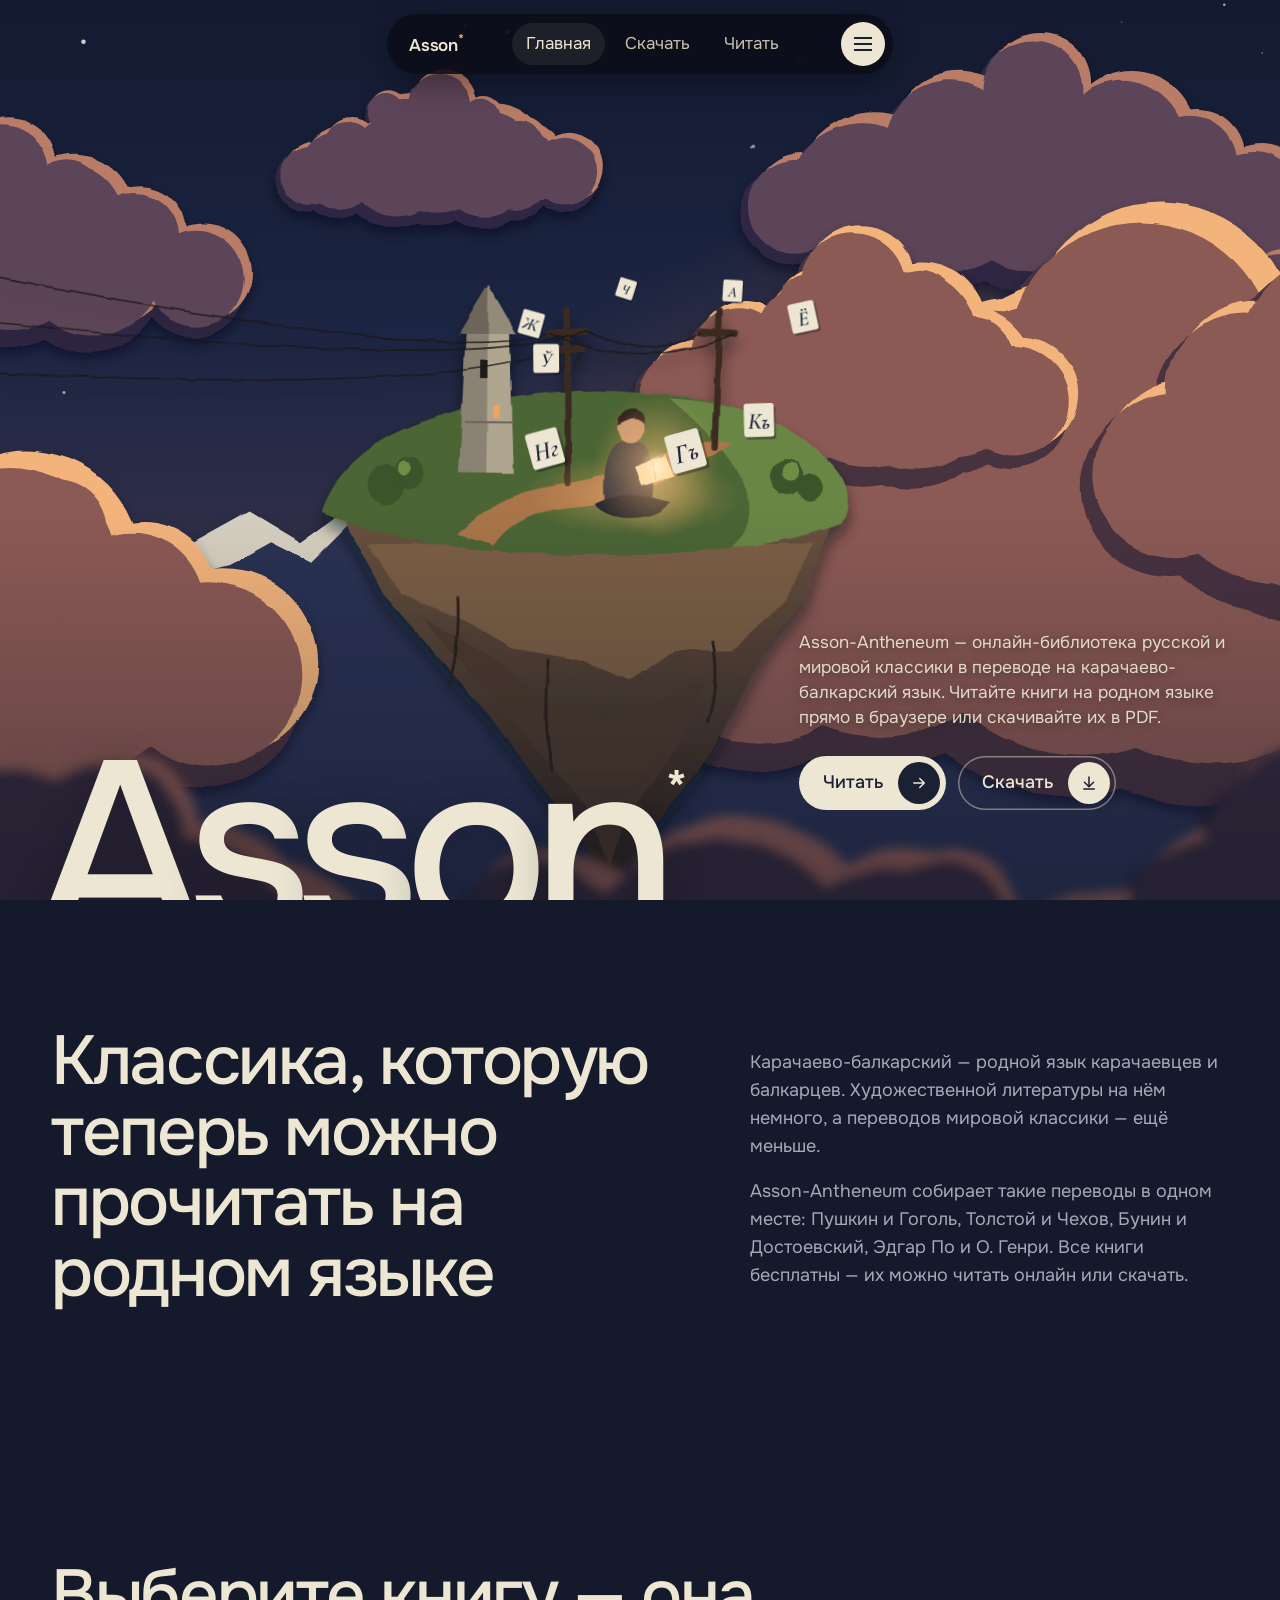
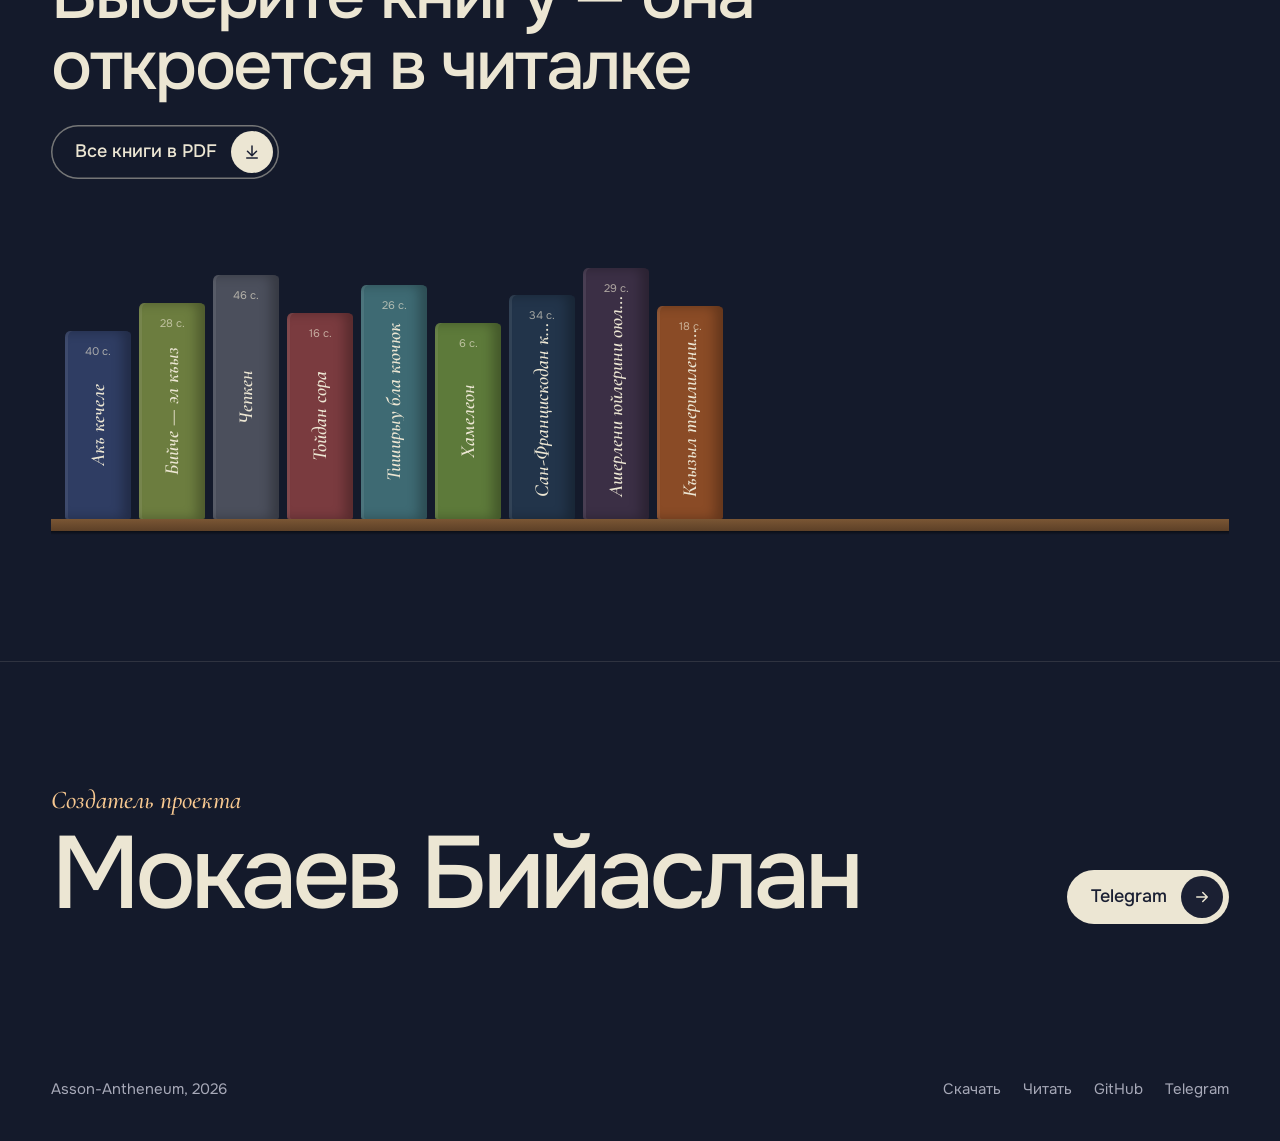
<file: index.html>
<!doctype html>
<html lang="ru">
<head>
  <meta charset="utf-8">
  <meta name="viewport" content="width=device-width, initial-scale=1">
  <title>Asson-Antheneum — библиотека переводов на карачаево-балкарский</title>
  <meta name="description" content="Онлайн-библиотека русской и мировой классики в переводе на карачаево-балкарский язык. Читайте онлайн или скачивайте PDF.">
  <meta name="theme-color" content="#141a2b">
  <link rel="icon" href="data:image/svg+xml,%3Csvg xmlns='http://www.w3.org/2000/svg' viewBox='0 0 32 32'%3E%3Crect width='32' height='32' rx='16' fill='%23141a2b'/%3E%3Ctext x='16' y='23' font-size='20' text-anchor='middle' fill='%23f0a35e' font-family='Georgia'%3E*%3C/text%3E%3C/svg%3E">
  <link rel="preconnect" href="https://fonts.googleapis.com">
  <link rel="preconnect" href="https://fonts.gstatic.com" crossorigin>
  <link href="https://fonts.googleapis.com/css2?family=Cormorant+Garamond:ital,wght@1,500;1,600&family=Onest:wght@400;500;600&display=swap" rel="stylesheet">
  <link rel="stylesheet" href="assets/css/style.css">
</head>
<body>
  <header class="topbar">
    <a class="topbar__brand" href="index.html">Asson<sup>*</sup></a>
    <nav class="topbar__links" aria-label="Разделы">
      <a href="index.html" aria-current="page">Главная</a>
      <a href="library.html">Скачать</a>
      <a href="read.html">Читать</a>
    </nav>
    <button class="burger" type="button" aria-expanded="false" aria-controls="menu" aria-label="Открыть меню"><span></span></button>
  </header>

  <div class="menu" id="menu">
    <nav aria-label="Меню">
      <a href="index.html">Главная <small>о проекте</small></a>
      <a href="library.html">Скачать <small>PDF всех книг</small></a>
      <a href="read.html">Читать <small>онлайн-книжка</small></a>
      <a href="https://t.me/mkvvprojects" target="_blank" rel="noopener">Telegram <small>канал создателя</small></a>
    </nav>
    <p class="menu__foot">Asson-Antheneum — библиотека переводов на карачаево-балкарский язык</p>
  </div>

  <main>
    <!-- ───────── HERO: бумажный остров ───────── -->
    <section class="hero" aria-label="Asson-Antheneum">
      <div class="scene" id="scene" aria-hidden="true">
        <svg width="0" height="0" style="position:absolute"><defs>
          <linearGradient id="sky" x1="0" y1="0" x2="0" y2="1">
            <stop offset="0" stop-color="#0d1222"/>
            <stop offset=".42" stop-color="#1c2543"/>
            <stop offset=".72" stop-color="#46394f"/>
            <stop offset="1" stop-color="#a8653f"/>
          </linearGradient>
          <radialGradient id="sun" cx="0.8" cy="0.78" r="0.5">
            <stop offset="0" stop-color="#ffb46a" stop-opacity=".95"/>
            <stop offset=".45" stop-color="#e2834a" stop-opacity=".4"/>
            <stop offset="1" stop-color="#e2834a" stop-opacity="0"/>
          </radialGradient>
          <radialGradient id="bookglow" cx=".5" cy=".5" r=".5">
            <stop offset="0" stop-color="#fff1cf" stop-opacity=".95"/>
            <stop offset=".25" stop-color="#ffc77d" stop-opacity=".55"/>
            <stop offset="1" stop-color="#f0a35e" stop-opacity="0"/>
          </radialGradient>
          <linearGradient id="rock" x1="0" y1="0" x2="0" y2="1">
            <stop offset="0" stop-color="#6a5240"/>
            <stop offset="1" stop-color="#2c2420"/>
          </linearGradient>
          <linearGradient id="vignette" x1="0" y1="0" x2="0" y2="1"><stop offset="0" stop-color="#0d1222" stop-opacity="0"/><stop offset="1" stop-color="#0d1222" stop-opacity=".65"/></linearGradient>
          <filter id="paper" x="-10%" y="-10%" width="120%" height="120%">
            <feTurbulence type="fractalNoise" baseFrequency="0.022" numOctaves="2" seed="2" result="n"/>
            <feDisplacementMap in="SourceGraphic" in2="n" scale="6" xChannelSelector="R" yChannelSelector="G" result="d"/>
            <feDropShadow in="d" dx="0" dy="6" stdDeviation="5" flood-color="#0a0c16" flood-opacity=".45"/>
          </filter>
          
          <filter id="dof" x="-20%" y="-20%" width="140%" height="140%">
            <feTurbulence type="fractalNoise" baseFrequency="0.02" numOctaves="2" seed="7" result="n"/>
            <feDisplacementMap in="SourceGraphic" in2="n" scale="8" xChannelSelector="R" yChannelSelector="G" result="d"/>
            <feGaussianBlur in="d" stdDeviation="5"/>
          </filter>
        <filter id="boil0" x="-10%" y="-10%" width="120%" height="120%">
            <feTurbulence type="fractalNoise" baseFrequency="0.03" numOctaves="2" seed="1" result="n"/>
            <feDisplacementMap in="SourceGraphic" in2="n" scale="5" xChannelSelector="R" yChannelSelector="G" result="d"/>
            <feDropShadow in="d" dx="0" dy="10" stdDeviation="8" flood-color="#06080f" flood-opacity=".55"/>
          </filter><filter id="boil1" x="-10%" y="-10%" width="120%" height="120%">
            <feTurbulence type="fractalNoise" baseFrequency="0.03" numOctaves="2" seed="4" result="n"/>
            <feDisplacementMap in="SourceGraphic" in2="n" scale="5" xChannelSelector="R" yChannelSelector="G" result="d"/>
            <feDropShadow in="d" dx="0" dy="10" stdDeviation="8" flood-color="#06080f" flood-opacity=".55"/>
          </filter><filter id="boil2" x="-10%" y="-10%" width="120%" height="120%">
            <feTurbulence type="fractalNoise" baseFrequency="0.03" numOctaves="2" seed="9" result="n"/>
            <feDisplacementMap in="SourceGraphic" in2="n" scale="5" xChannelSelector="R" yChannelSelector="G" result="d"/>
            <feDropShadow in="d" dx="0" dy="10" stdDeviation="8" flood-color="#06080f" flood-opacity=".55"/>
          </filter></defs></svg>
        <svg class="lyr" data-depth="0" viewBox="0 0 1600 1000" preserveAspectRatio="xMidYMid slice" aria-hidden="true"><rect x="-200" y="-200" width="2000" height="1400" fill="url(#sky)"/><rect x="-200" y="-200" width="2000" height="1400" fill="url(#sun)"/><g id="stars"></g></svg>
        <svg class="lyr" data-depth="0.18" viewBox="0 0 1600 1000" preserveAspectRatio="xMidYMid slice" aria-hidden="true"><g id="cloudsFar" filter="url(#paper)"></g><g filter="url(#paper)"><path d="M-100 820 L180 700 L330 610 L420 560 L470 590 L540 540 L640 600 L760 680 L900 760 L1050 720 L1180 650 L1260 610 L1330 640 L1420 600 L1500 650 L1700 760 L1700 1000 L-100 1000Z" fill="#2c3352"/>
          <path d="M330 610 L420 560 L470 590 L540 540 L600 575 L560 585 L520 570 L480 610 L440 590 L400 612 L370 620Z" fill="#d6d0c0"/>
          <path d="M1180 650 L1260 610 L1330 640 L1420 600 L1470 630 L1430 628 L1400 645 L1340 660 L1290 640 L1240 662Z" fill="#cfc8b6" opacity=".85"/>
        </g></svg>
        <svg class="lyr" data-depth="0.3" data-drift="0.12" viewBox="0 0 1600 1000" preserveAspectRatio="xMidYMid slice" aria-hidden="true"><g id="cloudsMid" filter="url(#paper)"></g></svg>
        <div class="lyr lyr--island" data-depth="0.55" id="island">
          <svg class="frame on" id="islandArt" viewBox="0 0 1600 1000" preserveAspectRatio="xMidYMid slice" aria-hidden="true"><g filter="url(#boil0)">
            <!-- нижняя скала слоями бумаги -->
            <path d="M470 560 L1010 560 L980 640 L930 700 L880 790 L820 860 L770 930 L735 870 L690 820 L640 760 L580 700 L520 640Z" fill="url(#rock)"/>
            <path d="M500 590 L990 585 L960 640 L900 690 L840 690 L790 720 L730 700 L660 690 L600 660 L540 640Z" fill="#7b5e45"/>
            <path d="M560 660 L640 700 L700 740 L760 760 L820 740 L870 720 L840 790 L790 850 L770 900 L740 840 L690 790 L620 720Z" fill="#4d3b2e"/>
            <path d="M600 640 q4 50 -10 90 M700 700 q-6 60 6 110 M880 680 q10 40 -4 80" stroke="#2a201b" stroke-width="3" fill="none"/>
            <!-- трава -->
            <path d="M450 560 Q470 500 560 470 Q680 430 800 440 Q930 445 1000 500 Q1040 530 1020 565 Q900 600 740 598 Q560 600 450 560Z" fill="#4c6534"/>
            <path d="M830 445 Q940 450 1000 500 Q1040 530 1020 565 Q960 585 900 590 Q960 540 830 445Z" fill="#6b8645"/>
            <!-- тропинка -->
            <path d="M600 580 Q640 540 700 532 Q780 520 820 500 Q860 482 900 488 Q880 500 840 518 Q780 548 720 552 Q660 560 640 590Z" fill="#a9744a"/>
            <!-- кусты -->
            <g fill="#3c5229"><circle cx="520" cy="532" r="20"/><circle cx="545" cy="520" r="16"/><circle cx="960" cy="520" r="18"/><circle cx="985" cy="530" r="14"/></g>
            <g fill="#6f8c45"><circle cx="964" cy="514" r="9"/><circle cx="540" cy="515" r="7"/></g>
            <!-- балкарская башня -->
            <g>
              <path d="M600 520 L606 380 L654 380 L660 520Z" fill="#8a8273"/>
              <path d="M630 380 L654 380 L660 520 L630 520Z" fill="#b0a690"/>
              <path d="M598 384 L630 336 L662 384Z" fill="#6c6559"/>
              <path d="M630 336 L662 384 L630 384Z" fill="#938a78"/>
              <rect x="622" y="410" width="8" height="18" fill="#1d1a1a"/>
              <rect x="638" y="452" width="7" height="14" fill="#f0a35e"/>
              <path d="M606 470 L660 470" stroke="#6c6559" stroke-width="2"/>
            </g>
            <!-- телеграфные столбы -->
            <g stroke="#3a2a20" stroke-width="7" stroke-linecap="round">
              <path d="M720 528 L716 360"/><path d="M698 384 L738 380"/><path d="M702 400 L734 397"/>
              <path d="M880 492 L884 360"/><path d="M864 380 L902 382"/>
            </g>
            <g stroke="#1a1716" stroke-width="1.6" fill="none" opacity=".8">
              <path d="M698 384 Q560 420 -100 300"/><path d="M738 380 Q600 430 -100 360"/><path d="M702 400 Q560 450 -100 420"/>
              <path d="M738 380 Q810 410 864 380"/><path d="M698 384 Q800 420 902 382"/>
            </g>
            <!-- свет от книги на земле -->
            <ellipse cx="790" cy="540" rx="120" ry="40" fill="url(#bookglow)" opacity=".6"/>
            <!-- читатель -->
            <g>
              <path d="M760 545 Q756 505 772 490 Q790 482 806 492 Q816 512 812 545Z" fill="#3c3a42"/>
              <path d="M748 548 Q780 532 832 546 Q820 560 790 562 Q760 562 748 548Z" fill="#2c2b31"/>
              <circle cx="788" cy="474" r="15" fill="#c99a77"/>
              <path d="M773 472 Q776 456 792 456 Q805 458 803 470 Q794 462 782 468Z" fill="#241d1a"/>
              <path d="M792 512 L826 500 L836 520 L800 530Z" fill="#fff1cf"/>
              <path d="M812 506 L816 524" stroke="#d9b98a" stroke-width="1.5"/>
              <circle cx="816" cy="512" r="70" fill="url(#bookglow)" opacity=".85"/>
            </g>
          </g></svg>
          <svg class="frame frame--letters" viewBox="0 0 1600 1000" preserveAspectRatio="xMidYMid slice" aria-hidden="true"><g id="letters" font-family="Cormorant Garamond, Georgia, serif" font-style="italic" font-weight="600" font-size="26" text-anchor="middle"></g></svg>
        </div>
        <svg class="lyr" data-depth="1" data-drift="0.25" viewBox="0 0 1600 1000" preserveAspectRatio="xMidYMid slice" aria-hidden="true"><g id="cloudsNear" filter="url(#dof)"></g></svg>
        <svg class="lyr lyr--static" viewBox="0 0 1600 1000" preserveAspectRatio="xMidYMid slice" aria-hidden="true"><rect x="-200" y="560" width="2000" height="640" fill="url(#vignette)"/></svg>
      </div>

      <h1 class="hero__title" id="heroTitle" aria-label="Asson">
        <span class="ch">A</span><span class="ch">s</span><span class="ch">s</span><span class="ch">o</span><span class="ch">n</span><sup>*</sup>
      </h1>

      <div class="hero__aside" id="heroAside">
        <p>Asson-Antheneum — онлайн-библиотека русской и мировой классики в переводе на карачаево-балкарский язык. Читайте книги на родном языке прямо в браузере или скачивайте их в PDF.</p>
        <div class="row">
          <a class="pill" href="read.html">Читать <i data-icon="arrow"></i></a>
          <a class="pill pill--ghost" href="library.html">Скачать <i data-icon="down"></i></a>
        </div>
      </div>
    </section>

    <!-- ───────── О проекте ───────── -->
    <section class="section intro" id="about">
      <h2 class="lede">Классика, которую теперь можно прочитать на родном языке</h2>
      <div class="copy">
        <p>Карачаево-балкарский — родной язык карачаевцев и балкарцев. Художественной литературы на нём немного, а переводов мировой классики — ещё меньше.</p>
        <p>Asson-Antheneum собирает такие переводы в одном месте: Пушкин и Гоголь, Толстой и Чехов, Бунин и Достоевский, Эдгар По и О. Генри. Все книги бесплатны — их можно читать онлайн или скачать.</p>
      </div>
    </section>

    <!-- ───────── Полка ───────── -->
    <section class="section bookshelf" id="shelfSection">
      <div class="bookshelf__head">
        <h2 class="lede">Выберите книгу — она откроется в читалке</h2>
        <a class="pill pill--ghost" href="library.html">Все книги в PDF <i data-icon="down"></i></a>
      </div>
      <div class="shelves" id="bookRow"></div>
    </section>

    <!-- ───────── Создатель ───────── -->
    <section class="section creator">
      <h2><small>Создатель проекта</small>Мокаев Бийаслан</h2>
      <a class="pill" href="https://t.me/mkvvprojects" target="_blank" rel="noopener">Telegram <i data-icon="arrow"></i></a>
    </section>
  </main>

  <footer class="footer">
    <span>Asson-Antheneum, 2026</span>
    <nav aria-label="Ссылки">
      <a href="library.html">Скачать</a>
      <a href="read.html">Читать</a>
      <a href="https://github.com/biyaskaa/Asson-Antheneum" target="_blank" rel="noopener">GitHub</a>
      <a href="https://t.me/mkvvprojects" target="_blank" rel="noopener">Telegram</a>
    </nav>
  </footer>

  <script src="data/books.js"></script>
  <script src="assets/js/common.js"></script>
  <script src="assets/js/home.js"></script>
</body>
</html>
</file>
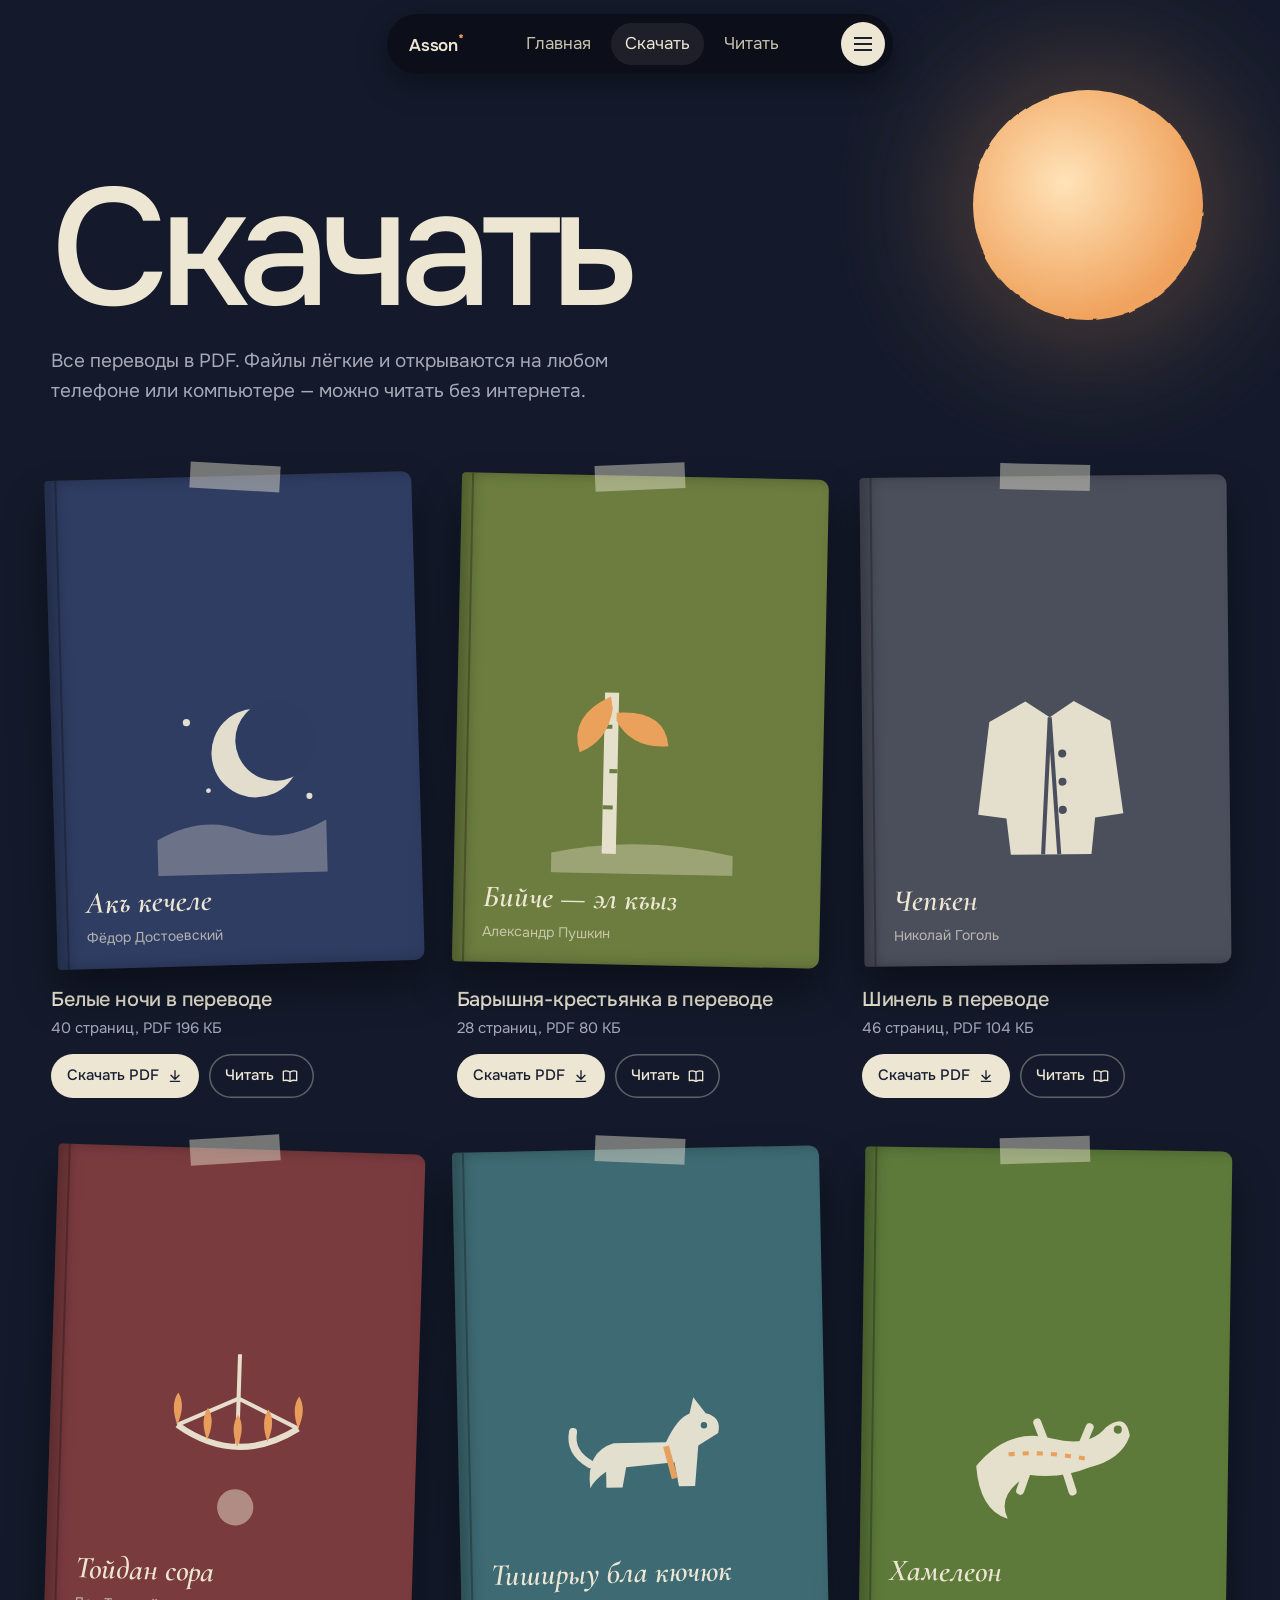
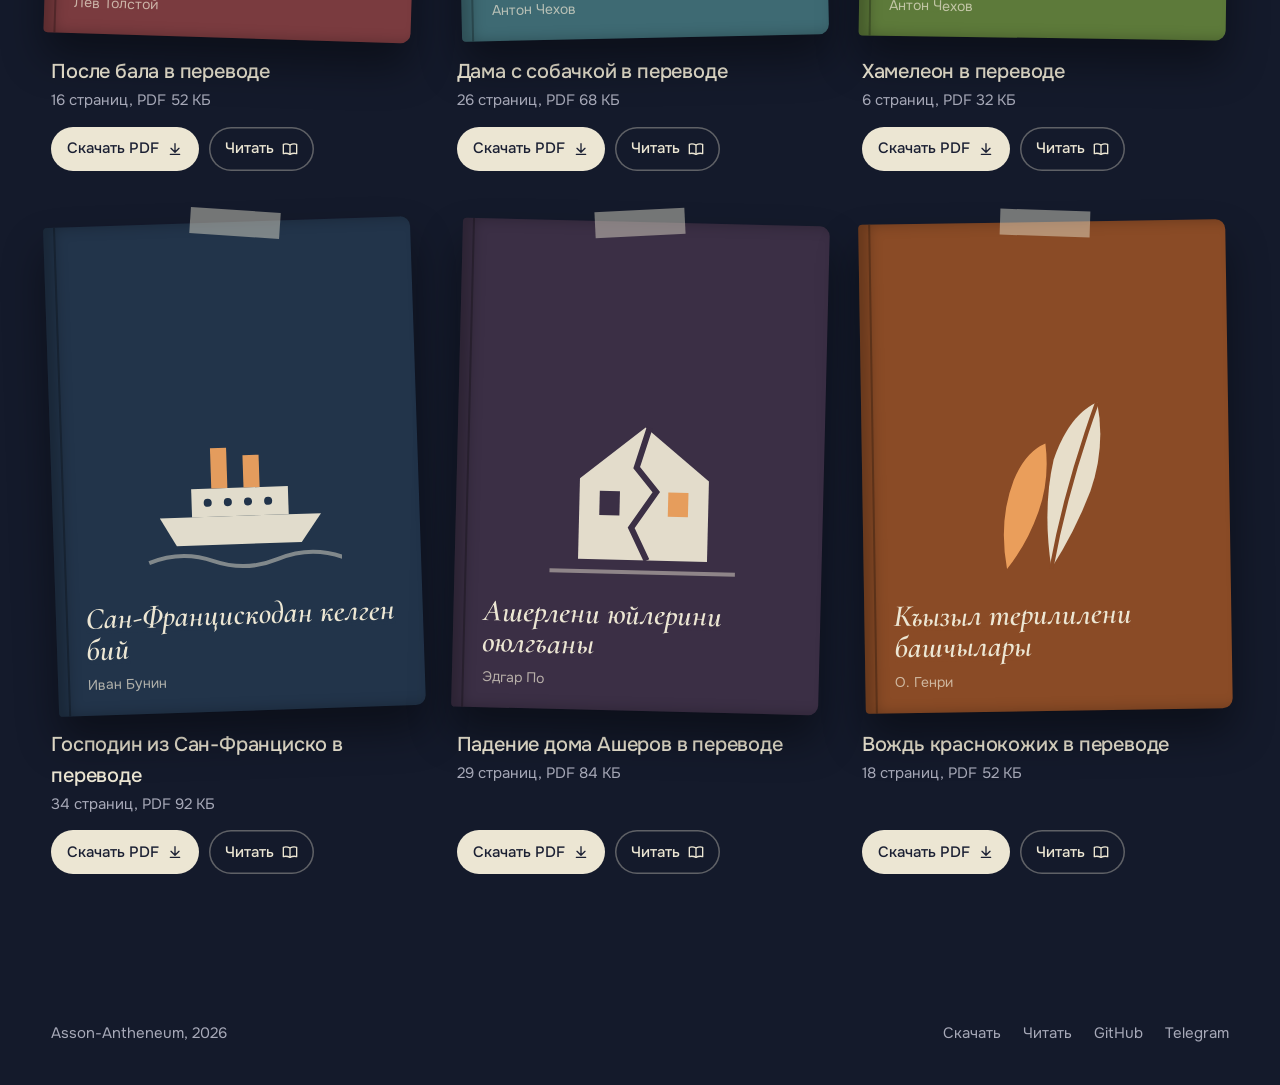
<file: library.html>
<!doctype html>
<html lang="ru">
<head>
  <meta charset="utf-8">
  <meta name="viewport" content="width=device-width, initial-scale=1">
  <title>Скачать книги — Asson-Antheneum</title>
  <meta name="description" content="Скачайте переводы русской и мировой классики на карачаево-балкарский язык в PDF.">
  <meta name="theme-color" content="#141a2b">
  <link rel="icon" href="data:image/svg+xml,%3Csvg xmlns='http://www.w3.org/2000/svg' viewBox='0 0 32 32'%3E%3Crect width='32' height='32' rx='16' fill='%23141a2b'/%3E%3Ctext x='16' y='23' font-size='20' text-anchor='middle' fill='%23f0a35e' font-family='Georgia'%3E*%3C/text%3E%3C/svg%3E">
  <link rel="preconnect" href="https://fonts.googleapis.com">
  <link rel="preconnect" href="https://fonts.gstatic.com" crossorigin>
  <link href="https://fonts.googleapis.com/css2?family=Cormorant+Garamond:ital,wght@1,500;1,600&family=Onest:wght@400;500;600&display=swap" rel="stylesheet">
  <link rel="stylesheet" href="assets/css/style.css">
</head>
<body>
  <div class="grain" aria-hidden="true"></div>

  <header class="topbar">
    <a class="topbar__brand" href="index.html">Asson<sup>*</sup></a>
    <nav class="topbar__links" aria-label="Разделы">
      <a href="index.html">Главная</a>
      <a href="library.html" aria-current="page">Скачать</a>
      <a href="read.html">Читать</a>
    </nav>
    <button class="burger" type="button" aria-expanded="false" aria-controls="menu" aria-label="Открыть меню"><span></span></button>
  </header>

  <div class="menu" id="menu">
    <nav aria-label="Меню">
      <a href="index.html">Главная <small>о проекте</small></a>
      <a href="library.html">Скачать <small>PDF всех книг</small></a>
      <a href="read.html">Читать <small>онлайн-книжка</small></a>
      <a href="https://t.me/mkvvprojects" target="_blank" rel="noopener">Telegram <small>канал создателя</small></a>
    </nav>
    <p class="menu__foot">Asson-Antheneum — библиотека переводов на карачаево-балкарский язык</p>
  </div>

  <main>
    <section class="page-head">
      <div class="page-head__moon" aria-hidden="true"></div>
      <h1>Скачать</h1>
      <p>Все переводы в PDF. Файлы лёгкие и открываются на любом телефоне или компьютере — можно читать без интернета.</p>
    </section>
    <section class="covers" id="covers" aria-label="Книги"></section>
  </main>

  <footer class="footer">
    <span>Asson-Antheneum, 2026</span>
    <nav aria-label="Ссылки">
      <a href="library.html">Скачать</a>
      <a href="read.html">Читать</a>
      <a href="https://github.com/biyaskaa/Asson-Antheneum" target="_blank" rel="noopener">GitHub</a>
      <a href="https://t.me/mkvvprojects" target="_blank" rel="noopener">Telegram</a>
    </nav>
  </footer>

  <script src="data/books.js"></script>
  <script src="assets/js/common.js"></script>
  <script src="assets/js/library.js"></script>
</body>
</html>
</file>
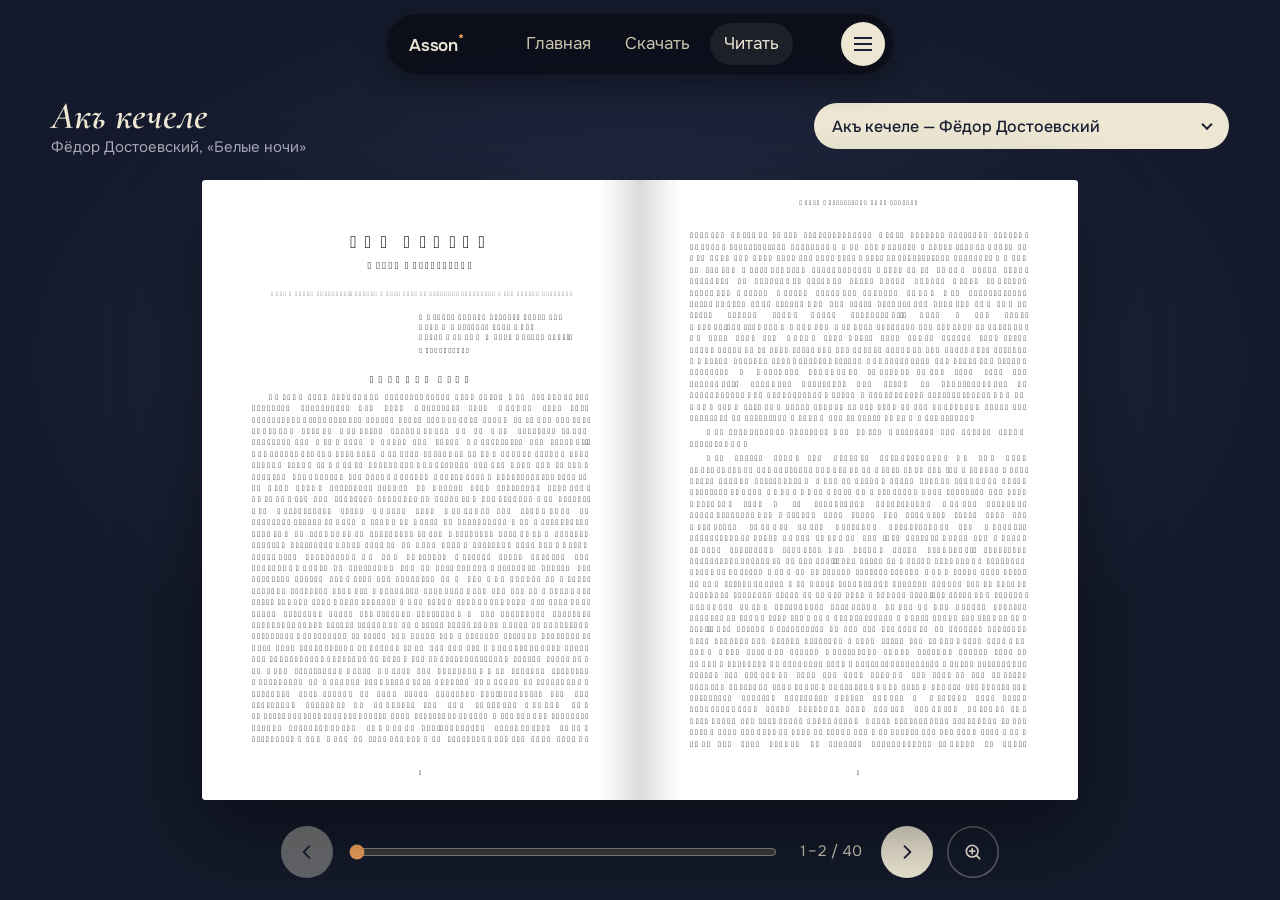
<file: read.html>
<!doctype html>
<html lang="ru">
<head>
  <meta charset="utf-8">
  <meta name="viewport" content="width=device-width, initial-scale=1">
  <title>Читать онлайн — Asson-Antheneum</title>
  <meta name="description" content="Читайте переводы классики на карачаево-балкарский язык онлайн, страница за страницей.">
  <meta name="theme-color" content="#141a2b">
  <link rel="icon" href="data:image/svg+xml,%3Csvg xmlns='http://www.w3.org/2000/svg' viewBox='0 0 32 32'%3E%3Crect width='32' height='32' rx='16' fill='%23141a2b'/%3E%3Ctext x='16' y='23' font-size='20' text-anchor='middle' fill='%23f0a35e' font-family='Georgia'%3E*%3C/text%3E%3C/svg%3E">
  <link rel="preconnect" href="https://fonts.googleapis.com">
  <link rel="preconnect" href="https://fonts.gstatic.com" crossorigin>
  <link href="https://fonts.googleapis.com/css2?family=Cormorant+Garamond:ital,wght@1,500;1,600&family=Onest:wght@400;500;600&display=swap" rel="stylesheet">
  <link rel="stylesheet" href="assets/css/style.css">
</head>
<body>
  <div class="grain" aria-hidden="true"></div>

  <header class="topbar">
    <a class="topbar__brand" href="index.html">Asson<sup>*</sup></a>
    <nav class="topbar__links" aria-label="Разделы">
      <a href="index.html">Главная</a>
      <a href="library.html">Скачать</a>
      <a href="read.html" aria-current="page">Читать</a>
    </nav>
    <button class="burger" type="button" aria-expanded="false" aria-controls="menu" aria-label="Открыть меню"><span></span></button>
  </header>

  <div class="menu" id="menu">
    <nav aria-label="Меню">
      <a href="index.html">Главная <small>о проекте</small></a>
      <a href="library.html">Скачать <small>PDF всех книг</small></a>
      <a href="read.html">Читать <small>онлайн-книжка</small></a>
      <a href="https://t.me/mkvvprojects" target="_blank" rel="noopener">Telegram <small>канал создателя</small></a>
    </nav>
    <p class="menu__foot">Asson-Antheneum — библиотека переводов на карачаево-балкарский язык</p>
  </div>

  <main class="reader" id="reader">
    <div class="reader__bar">
      <h1 class="reader__title" id="bookTitle">Читалка<small>выберите книгу</small></h1>
      <div class="picker">
        <label class="sr-only" for="bookSelect">Произведение</label>
        <select id="bookSelect"></select>
      </div>
    </div>
    <div class="desk" id="desk">
      <div class="spread" id="spread"></div>
      <button class="navzone navzone--prev" id="zonePrev" type="button" aria-label="Предыдущая страница" tabindex="-1"></button>
      <button class="navzone navzone--next" id="zoneNext" type="button" aria-label="Следующая страница" tabindex="-1"></button>
      <div class="desk__status" id="status" role="status">Открываю книгу…</div>
    </div>
    <div class="reader__controls">
      <button class="roundbtn" id="prevBtn" type="button" aria-label="Предыдущая страница" data-icon="prev"></button>
      <div class="progress">
        <label class="sr-only" for="pageRange">Страница</label>
        <input type="range" id="pageRange" min="1" max="1" value="1">
        <output id="pageOut" for="pageRange">1 / 1</output>
      </div>
      <button class="roundbtn" id="nextBtn" type="button" aria-label="Следующая страница" data-icon="next"></button>
      <button class="roundbtn roundbtn--ghost" id="zoomBtn" type="button" aria-label="Увеличить страницу" aria-pressed="false" data-icon="zoom"></button>
    </div>
  </main>

  <script src="data/books.js"></script>
  <script src="assets/js/common.js"></script>
  <script src="assets/vendor/pdfjs/pdf.js"></script>
  <script src="assets/js/reader.js"></script>
</body>
</html>
</file>
<file: assets/css/style.css>
/* Asson-Antheneum — бумажная библиотека под ночным небом */

:root {
  --night: #141a2b;
  --dusk: #253050;
  --dusk-2: #34406a;
  --lamp: #f0a35e;
  --lamp-soft: #f6c790;
  --cloud: #e8c39a;
  --paper: #ece6d3;
  --paper-dim: #c9c2ad;
  --moss: #4f6b3a;
  --ink: #1b2033;
  --muted: #a7a9b8;

  --font-ui: "Onest", system-ui, sans-serif;
  --font-lit: "Cormorant Garamond", Georgia, serif;

  --gutter: clamp(16px, 4vw, 56px);
  --ease-out: cubic-bezier(.16, 1, .3, 1);
  --ease-paper: steps(4, end);
  color-scheme: dark;
}

*, *::before, *::after { box-sizing: border-box; }
html { -webkit-text-size-adjust: 100%; }
body {
  margin: 0;
  background: var(--night);
  color: var(--paper);
  font-family: var(--font-ui);
  font-size: 17px;
  line-height: 1.55;
  overflow-x: hidden;
}
img, svg, canvas { display: block; max-width: 100%; }
a { color: inherit; }
button { font: inherit; color: inherit; cursor: pointer; }
:focus-visible { outline: 2px solid var(--lamp); outline-offset: 3px; border-radius: 6px; }
.sr-only { position: absolute; width: 1px; height: 1px; overflow: hidden; clip: rect(0 0 0 0); white-space: nowrap; }

/* ───── Шапка: тёмная «таблетка» с бургером ───── */
.topbar {
  position: fixed; top: 14px; left: 50%; transform: translateX(-50%);
  z-index: 80;
  display: flex; align-items: center; gap: clamp(16px, 4vw, 48px);
  padding: 8px 8px 8px 22px;
  background: rgba(12, 15, 26, .92);
  border-radius: 999px;
  box-shadow: 0 10px 30px rgba(0, 0, 0, .35);
}
.topbar__brand { text-decoration: none; font-weight: 600; letter-spacing: -.01em; white-space: nowrap; }
.topbar__brand sup { color: var(--lamp); font-size: .8em; }
.topbar__links { display: flex; gap: 6px; }
.topbar__links a {
  text-decoration: none; padding: 8px 14px; border-radius: 999px; color: var(--paper-dim);
  transition: color .2s, background .2s;
}
.topbar__links a:hover, .topbar__links a[aria-current="page"] { color: var(--paper); background: rgba(236, 230, 211, .08); }
.burger {
  width: 44px; height: 44px; border: 0; border-radius: 50%;
  background: var(--paper); color: var(--ink);
  display: grid; place-items: center;
}
.burger span { display: block; width: 18px; height: 2px; background: currentColor; position: relative; transition: transform .3s var(--ease-out); }
.burger span::before, .burger span::after { content: ""; position: absolute; left: 0; width: 18px; height: 2px; background: currentColor; transition: transform .3s var(--ease-out), top .3s; }
.burger span::before { top: -6px; }
.burger span::after { top: 6px; }
.menu-open .burger span { background: transparent; }
.menu-open .burger span::before { top: 0; transform: rotate(45deg); }
.menu-open .burger span::after { top: 0; transform: rotate(-45deg); }
@media (max-width: 720px) { .topbar__links { display: none; } .topbar { gap: 20px; } }

/* ───── Бумажное меню ───── */
.menu {
  position: fixed; inset: 0; z-index: 70;
  background: var(--paper); color: var(--ink);
  clip-path: polygon(0 0, 100% 0, 100% 0, 0 0);
  transition: clip-path .7s var(--ease-paper);
  display: flex; flex-direction: column; justify-content: center;
  padding: 100px var(--gutter) 40px;
  visibility: hidden;
}
.menu::after { /* рваный нижний край */
  content: ""; position: absolute; left: 0; right: 0; bottom: -18px; height: 20px;
  background: var(--paper);
  clip-path: polygon(0 0, 4% 60%, 9% 10%, 15% 80%, 21% 20%, 27% 70%, 33% 0, 40% 90%, 46% 30%, 53% 75%, 60% 10%, 66% 85%, 72% 25%, 79% 70%, 85% 5%, 91% 80%, 96% 30%, 100% 60%, 100% 0);
}
.menu-open .menu { clip-path: polygon(0 0, 100% 0, 100% 100%, 0 100%); visibility: visible; }
.menu nav { display: flex; flex-direction: column; gap: 4px; }
.menu a {
  font-size: clamp(44px, 10vw, 120px); line-height: 1.02; font-weight: 600; letter-spacing: -.04em;
  text-decoration: none; display: inline-flex; align-items: baseline; gap: .3em; width: fit-content;
  transform: translateY(30px); opacity: 0; transition: transform .5s var(--ease-out), opacity .4s;
}
.menu a small { font-family: var(--font-lit); font-style: italic; font-weight: 500; font-size: .3em; letter-spacing: 0; color: #6a6352; }
.menu a:hover { color: #9a5b1e; }
.menu-open .menu a { transform: none; opacity: 1; }
.menu-open .menu a:nth-child(2) { transition-delay: .06s; }
.menu-open .menu a:nth-child(3) { transition-delay: .12s; }
.menu-open .menu a:nth-child(4) { transition-delay: .18s; }
.menu__foot { margin-top: 48px; font-family: var(--font-lit); font-style: italic; font-size: 22px; color: #6a6352; }

/* ───── Кнопка-таблетка с кругом, как в референсе ───── */
.pill {
  display: inline-flex; align-items: center; gap: 14px;
  padding: 6px 6px 6px 24px; border-radius: 999px;
  background: var(--paper); color: var(--ink);
  font-weight: 500; font-size: 18px; text-decoration: none; border: 0;
  transition: transform .25s var(--ease-out), background .2s;
  min-height: 52px;
}
.pill i {
  width: 42px; height: 42px; border-radius: 50%; background: var(--ink); color: var(--paper);
  display: grid; place-items: center; transition: transform .35s var(--ease-out);
}
.pill i svg { width: 18px; height: 18px; }
.pill:hover { background: #fff; }
.pill:hover i { transform: rotate(-45deg); }
.pill--ghost { background: transparent; color: var(--paper); box-shadow: inset 0 0 0 1.5px rgba(236, 230, 211, .45); }
.pill--ghost i { background: var(--paper); color: var(--ink); }
.pill--ghost:hover { background: rgba(236, 230, 211, .08); }

/* ───── HERO со сценой ───── */
.hero { position: relative; height: 100svh; min-height: 620px; overflow: hidden; }
.scene { position: absolute; inset: 0; overflow: hidden; contain: strict; background: #1c2543; }
/* каждый слой — отдельная картинка, которую двигает видеокарта; фильтры внутри считаются один раз */
.lyr { position: absolute; left: -7%; top: -7%; width: 114%; height: 114%; max-width: none; will-change: transform; transform: translate3d(0,0,0); }
img.lyr, .lyr--island img { display: block; }
.lyr--static { will-change: auto; }
.lyr--island { transform-origin: 46% 60%; }
.lyr--island .frame { position: absolute; left: 0; top: 0; width: 100%; height: 100%; max-width: none; }
.hero__title {
  position: absolute; left: calc(var(--gutter) - .06em); bottom: -0.2em; margin: 0;
  font-weight: 500; letter-spacing: -.065em; line-height: .8;
  font-size: clamp(110px, 19vw, 330px);
  color: var(--paper);
  text-shadow: 0 10px 40px rgba(10, 12, 20, .25);
  will-change: transform; white-space: nowrap;
}
.hero__title .ch { display: inline-block; transform-origin: 50% 100%; }
.hero__title sup { font-size: .22em; vertical-align: top; position: relative; top: .3em; margin-left: .06em; letter-spacing: 0; }
.hero__aside {
  position: absolute; right: var(--gutter); bottom: clamp(36px, 10vh, 110px);
  width: min(430px, 40vw);
}
.hero__aside p { margin: 0 0 26px; font-size: clamp(17px, 1.35vw, 20px); line-height: 1.45; color: rgba(236, 230, 211, .92); text-shadow: 0 2px 12px rgba(0, 0, 0, .45); }
.hero__aside .row { display: flex; flex-wrap: wrap; gap: 12px; }
@media (max-width: 860px) {
  .hero__title { bottom: auto; top: 96px; font-size: clamp(96px, 30vw, 220px); }
  .hero__aside { left: var(--gutter); right: var(--gutter); width: auto; bottom: 30px; }
}

/* ───── Секции ───── */
.section { position: relative; padding: clamp(80px, 14vh, 160px) var(--gutter); }
.lede {
  max-width: 22ch; margin: 0;
  font-size: clamp(36px, 5.4vw, 84px); line-height: 1.02; letter-spacing: -.035em; font-weight: 500;
}
.lede em { font-family: var(--font-lit); font-weight: 500; font-style: italic; letter-spacing: -.01em; color: var(--lamp-soft); }
.copy { max-width: 60ch; color: var(--muted); font-size: 18px; }
.copy p { margin: 0 0 1em; }

.intro { display: grid; grid-template-columns: 1.3fr 1fr; gap: clamp(32px, 6vw, 96px); align-items: end; }
@media (max-width: 860px) { .intro { grid-template-columns: 1fr; } }

/* ───── Полка: ярусы, книги переносятся на следующую полку ───── */
.bookshelf__head { display: flex; flex-wrap: wrap; align-items: end; justify-content: space-between; gap: 24px 40px; }
.shelves {
  --row: 300px; --spine: 66px; --plank: 16px;
  margin-top: 56px;
  display: grid; grid-template-columns: repeat(auto-fill, var(--spine)); grid-auto-rows: var(--row);
  justify-content: start; column-gap: 8px; align-items: end;
  padding: 0 14px;
  background:
    repeating-linear-gradient(to bottom, transparent 0, transparent calc(var(--row) - var(--plank)), #7a5634 calc(var(--row) - var(--plank)), #5d4027 calc(var(--row) - 4px), rgba(0,0,0,.5) calc(var(--row) - 4px), transparent var(--row));
  padding-bottom: 0;
}
.bk {
  width: var(--spine); margin-bottom: var(--plank); text-decoration: none; color: var(--paper);
  display: grid; place-items: center; position: relative;
  border-radius: 5px 6px 2px 2px / 6px 4px 2px 2px;
  box-shadow: inset -8px 0 12px rgba(0, 0, 0, .28), inset 3px 0 0 rgba(255, 255, 255, .08);
  transition: transform .35s var(--ease-out);
  transform-origin: 50% 100%;
}
.bk span { writing-mode: vertical-rl; transform: rotate(180deg); font-family: var(--font-lit); font-style: italic; font-weight: 600; font-size: 20px; line-height: 1; white-space: nowrap; overflow: hidden; text-overflow: ellipsis; max-height: calc(100% - 44px); }
.bk em { position: absolute; top: 12px; left: 0; right: 0; text-align: center; font-style: normal; font-size: 11px; color: rgba(236, 230, 211, .65); }
.bk:hover, .bk:focus-visible { transform: translateY(-14px) rotate(-2deg); }
.bk__tip { position: absolute; bottom: calc(100% + 22px); left: 50%; transform: translateX(-50%); white-space: nowrap; background: var(--paper); color: var(--ink); padding: 6px 12px; border-radius: 8px; font-size: 14px; font-weight: 500; opacity: 0; pointer-events: none; transition: opacity .2s; z-index: 2; }
.bk:hover .bk__tip, .bk:focus-visible .bk__tip { opacity: 1; }
@media (max-width: 600px) {
  .shelves { --row: 250px; --spine: 50px; --plank: 12px; column-gap: 6px; padding: 0 8px; margin-top: 36px; }
  .bk span { font-size: 15px; max-height: calc(100% - 30px); }
  .bk em { font-size: 10px; top: 9px; }
  .bk__tip { display: none; }
}

/* ───── Создатель ───── */
.creator { display: flex; flex-wrap: wrap; align-items: end; justify-content: space-between; gap: 32px; border-top: 1px solid rgba(236, 230, 211, .12); }
.creator h2 { margin: 0; font-size: clamp(44px, 8vw, 120px); line-height: .95; letter-spacing: -.05em; font-weight: 500; }
.creator h2 small { display: block; margin-bottom: 14px; font-family: var(--font-lit); font-style: italic; font-weight: 500; font-size: clamp(20px, 2vw, 28px); letter-spacing: 0; color: var(--lamp-soft); }

.footer { padding: 28px var(--gutter) 40px; display: flex; flex-wrap: wrap; gap: 16px 32px; justify-content: space-between; color: var(--muted); font-size: 15px; }
.footer nav { display: flex; gap: 22px; flex-wrap: wrap; }
.footer a { text-decoration: none; }
.footer a:hover { color: var(--paper); }

/* ───── Страница «Скачать» ───── */
.page-head { padding: clamp(120px, 20vh, 200px) var(--gutter) 40px; position: relative; overflow: hidden; }
.page-head h1 { margin: 0; font-size: clamp(64px, 13vw, 210px); line-height: .85; letter-spacing: -.06em; font-weight: 500; }
.page-head p { margin: 26px 0 0; max-width: 46ch; color: var(--muted); font-size: 19px; }
.page-head__moon { position: absolute; right: 6vw; top: 90px; width: clamp(120px, 18vw, 260px); aspect-ratio: 1; border-radius: 50%; background: radial-gradient(circle at 40% 40%, #ffe3b8, var(--lamp) 70%); box-shadow: 0 0 120px 30px rgba(240, 163, 94, .25); filter: url(#roughen); }

.covers { display: grid; grid-template-columns: repeat(auto-fill, minmax(270px, 1fr)); gap: clamp(28px, 4vw, 56px) clamp(20px, 3vw, 40px); padding: 30px var(--gutter) 120px; }
.cover { position: relative; display: flex; flex-direction: column; }
.cover__art {
  position: relative; aspect-ratio: 3 / 4; border-radius: 4px 10px 10px 4px; overflow: hidden;
  color: var(--c); background: var(--c);
  box-shadow: 0 24px 40px rgba(0, 0, 0, .4), inset 10px 0 14px rgba(0, 0, 0, .25);
  transform: rotate(var(--tilt)); transition: transform .5s var(--ease-out);
  padding: 22px 22px 20px 30px; display: flex; flex-direction: column;
}
.cover__art::before { content: ""; position: absolute; left: 10px; top: 0; bottom: 0; width: 2px; background: rgba(0, 0, 0, .25); }
.cover:hover .cover__art { transform: rotate(0) translateY(-6px); }
.cover__motif { width: 64%; margin: auto auto 10px; opacity: .95; }
.cover__krc { font-family: var(--font-lit); font-style: italic; font-weight: 600; font-size: clamp(26px, 2.4vw, 34px); line-height: 1.02; color: var(--paper); margin: 0; }
.cover__author { color: rgba(236, 230, 211, .7); font-size: 14px; margin-top: 8px; }
.cover__tape { position: absolute; top: -12px; left: 50%; width: 90px; height: 26px; transform: translateX(-50%) rotate(calc(var(--tilt) * -2)); background: rgba(236, 230, 211, .45); z-index: 2; }
.cover__meta { margin: 18px 0 14px; }
.cover__meta h3 { margin: 0; font-size: 20px; font-weight: 500; letter-spacing: -.01em; }
.cover__meta p { margin: 2px 0 0; color: var(--muted); font-size: 15px; }
.cover__actions { display: flex; gap: 10px; flex-wrap: wrap; margin-top: auto; }
.btn {
  display: inline-flex; align-items: center; gap: 8px; min-height: 44px; padding: 0 16px;
  border-radius: 999px; border: 0; text-decoration: none; font-size: 15px; font-weight: 500;
  background: var(--paper); color: var(--ink); transition: background .2s, transform .2s;
}
.btn svg { width: 16px; height: 16px; }
.btn:hover { background: #fff; }
.btn--line { background: transparent; color: var(--paper); box-shadow: inset 0 0 0 1.5px rgba(236, 230, 211, .35); }
.btn--line:hover { background: rgba(236, 230, 211, .08); }

/* ───── Читалка ───── */
.reader { min-height: 100svh; display: grid; grid-template-rows: auto 1fr auto; padding-top: 84px; background: radial-gradient(70% 60% at 50% 40%, #29324f 0%, var(--night) 70%); }
.reader__bar { display: flex; flex-wrap: wrap; align-items: center; justify-content: space-between; gap: 12px 24px; padding: 12px var(--gutter); }
.reader__title { margin: 0; font-family: var(--font-lit); font-style: italic; font-weight: 600; font-size: clamp(26px, 3vw, 40px); line-height: 1.05; }
.reader__title small { display: block; font-family: var(--font-ui); font-style: normal; font-weight: 400; font-size: 15px; color: var(--muted); margin-top: 4px; }
.picker { position: relative; }
.picker select {
  appearance: none; -webkit-appearance: none;
  min-height: 46px; padding: 0 44px 0 18px; border-radius: 999px; border: 0;
  background: var(--paper); color: var(--ink); font: 500 16px var(--font-ui); max-width: 78vw;
}
.picker::after { content: ""; position: absolute; right: 18px; top: 50%; width: 8px; height: 8px; border-right: 2px solid var(--ink); border-bottom: 2px solid var(--ink); transform: translateY(-70%) rotate(45deg); pointer-events: none; }

.desk { position: relative; display: grid; place-items: center; padding: 12px var(--gutter); min-height: 0; touch-action: pan-y; }
.spread { position: relative; display: flex; perspective: 2400px; filter: drop-shadow(0 30px 40px rgba(0, 0, 0, .45)); }
.spread canvas { background: #fff; }
.spread .pg { position: relative; overflow: hidden; background: #fff; }
.spread .pg--l { border-radius: 4px 0 0 4px; }
.spread .pg--r { border-radius: 0 4px 4px 0; }
.spread.single .pg { border-radius: 4px; }
.spread .pg--l::after, .spread .pg--r::after { content: ""; position: absolute; top: 0; bottom: 0; width: 40px; pointer-events: none; }
.spread .pg--l::after { right: 0; background: linear-gradient(90deg, transparent, rgba(0, 0, 0, .14)); }
.spread .pg--r::after { left: 0; background: linear-gradient(-90deg, transparent, rgba(0, 0, 0, .14)); }
.spread.single .pg::after { display: none; }
.turn { position: absolute; top: 0; z-index: 5; transform-style: preserve-3d; pointer-events: none; }
.turn canvas { position: absolute; inset: 0; backface-visibility: hidden; }
.turn .shade { position: absolute; inset: 0; background: linear-gradient(90deg, rgba(0, 0, 0, .0), rgba(0, 0, 0, .25)); opacity: 0; }
.desk__status { position: absolute; inset: 0; display: grid; place-items: center; text-align: center; color: var(--muted); font-family: var(--font-lit); font-style: italic; font-size: 26px; pointer-events: none; }
.desk__status a { pointer-events: auto; color: var(--lamp-soft); }
.navzone { position: absolute; top: 0; bottom: 0; width: 22%; border: 0; background: transparent; z-index: 6; }
.navzone--prev { left: 0; cursor: w-resize; }
.navzone--next { right: 0; cursor: e-resize; }

.reader__controls { display: flex; align-items: center; justify-content: center; gap: 14px; padding: 14px var(--gutter) 22px; }
.roundbtn { width: 52px; height: 52px; border-radius: 50%; border: 0; background: var(--paper); color: var(--ink); display: grid; place-items: center; transition: transform .2s, opacity .2s; }
.roundbtn svg { width: 20px; height: 20px; }
.roundbtn:disabled { opacity: .35; cursor: default; }
.roundbtn:not(:disabled):active { transform: scale(.92); }
.progress { flex: 1; max-width: 520px; display: flex; align-items: center; gap: 14px; }
.progress input { flex: 1; accent-color: var(--lamp); min-height: 44px; }
.progress output { min-width: 74px; text-align: center; font-variant-numeric: tabular-nums; color: var(--paper-dim); font-size: 15px; }
@media (max-width: 560px) { .roundbtn { width: 46px; height: 46px; } .progress output { min-width: 60px; } }

/* ───── Уменьшенное движение ───── */
@media (prefers-reduced-motion: reduce) {
  *, *::before, *::after { animation-duration: .01ms !important; animation-iteration-count: 1 !important; transition-duration: .01ms !important; }
  .grain { display: none; }
}
.desk__status[hidden] { display: none; }
.roundbtn--ghost { background: transparent; color: var(--paper); box-shadow: inset 0 0 0 1.5px rgba(236, 230, 211, .35); }
.roundbtn--ghost[aria-pressed="true"] { background: var(--lamp); color: var(--ink); box-shadow: none; }
.desk.zoomed { place-items: start center; overflow: auto; touch-action: pan-x pan-y; max-height: calc(100svh - 200px); }
.desk.zoomed .navzone { display: none; }

/* ───── Телефоны ───── */
@media (max-width: 600px) {
  body { font-size: 16px; }
  .topbar { top: 10px; }
  .hero__aside p { font-size: 16px; margin-bottom: 18px; }
  .pill { font-size: 16px; min-height: 48px; padding-left: 18px; gap: 10px; }
  .pill i { width: 38px; height: 38px; }
  .section { padding: 72px 16px; }
  .lede { font-size: clamp(30px, 8.6vw, 40px); }
  .copy { font-size: 16px; }
  .creator h2 { font-size: clamp(40px, 12vw, 56px); }

  .page-head { padding: 110px 16px 24px; }
  .page-head h1 { font-size: clamp(60px, 19vw, 90px); }
  .page-head p { font-size: 16px; }
  .page-head__moon { width: 84px; right: -14px; top: 74px; }
  .covers { grid-template-columns: 1fr 1fr; gap: 30px 14px; padding: 24px 16px 80px; }
  .cover__art { padding: 14px 12px 12px 20px; }
  .cover__motif { width: 70%; }
  .cover__krc { font-size: 19px; }
  .cover__author { font-size: 12px; margin-top: 4px; }
  .cover__tape { width: 60px; height: 20px; top: -9px; }
  .cover__meta { margin: 12px 0 10px; }
  .cover__meta h3 { font-size: 15px; line-height: 1.25; }
  .cover__meta p { font-size: 13px; }
  .cover__actions { flex-direction: column; gap: 8px; }
  .cover__actions .btn { justify-content: center; min-height: 42px; font-size: 14px; padding: 0 10px; }

  .reader { padding-top: 74px; }
  .reader__bar { flex-direction: column; align-items: stretch; gap: 10px; padding: 8px 16px; }
  .reader__title { font-size: 24px; }
  .picker select { width: 100%; max-width: none; }
  .desk { padding: 6px 10px; }
  .reader__controls { position: sticky; bottom: 0; z-index: 7; gap: 8px; padding: 10px 12px calc(12px + env(safe-area-inset-bottom)); background: linear-gradient(to bottom, transparent, var(--night) 35%); }
}
@media (max-width: 860px) and (max-height: 700px) {
  .hero__title { top: 80px; font-size: 25vw; }
  .hero__aside p { font-size: 15px; }
}
</file>
